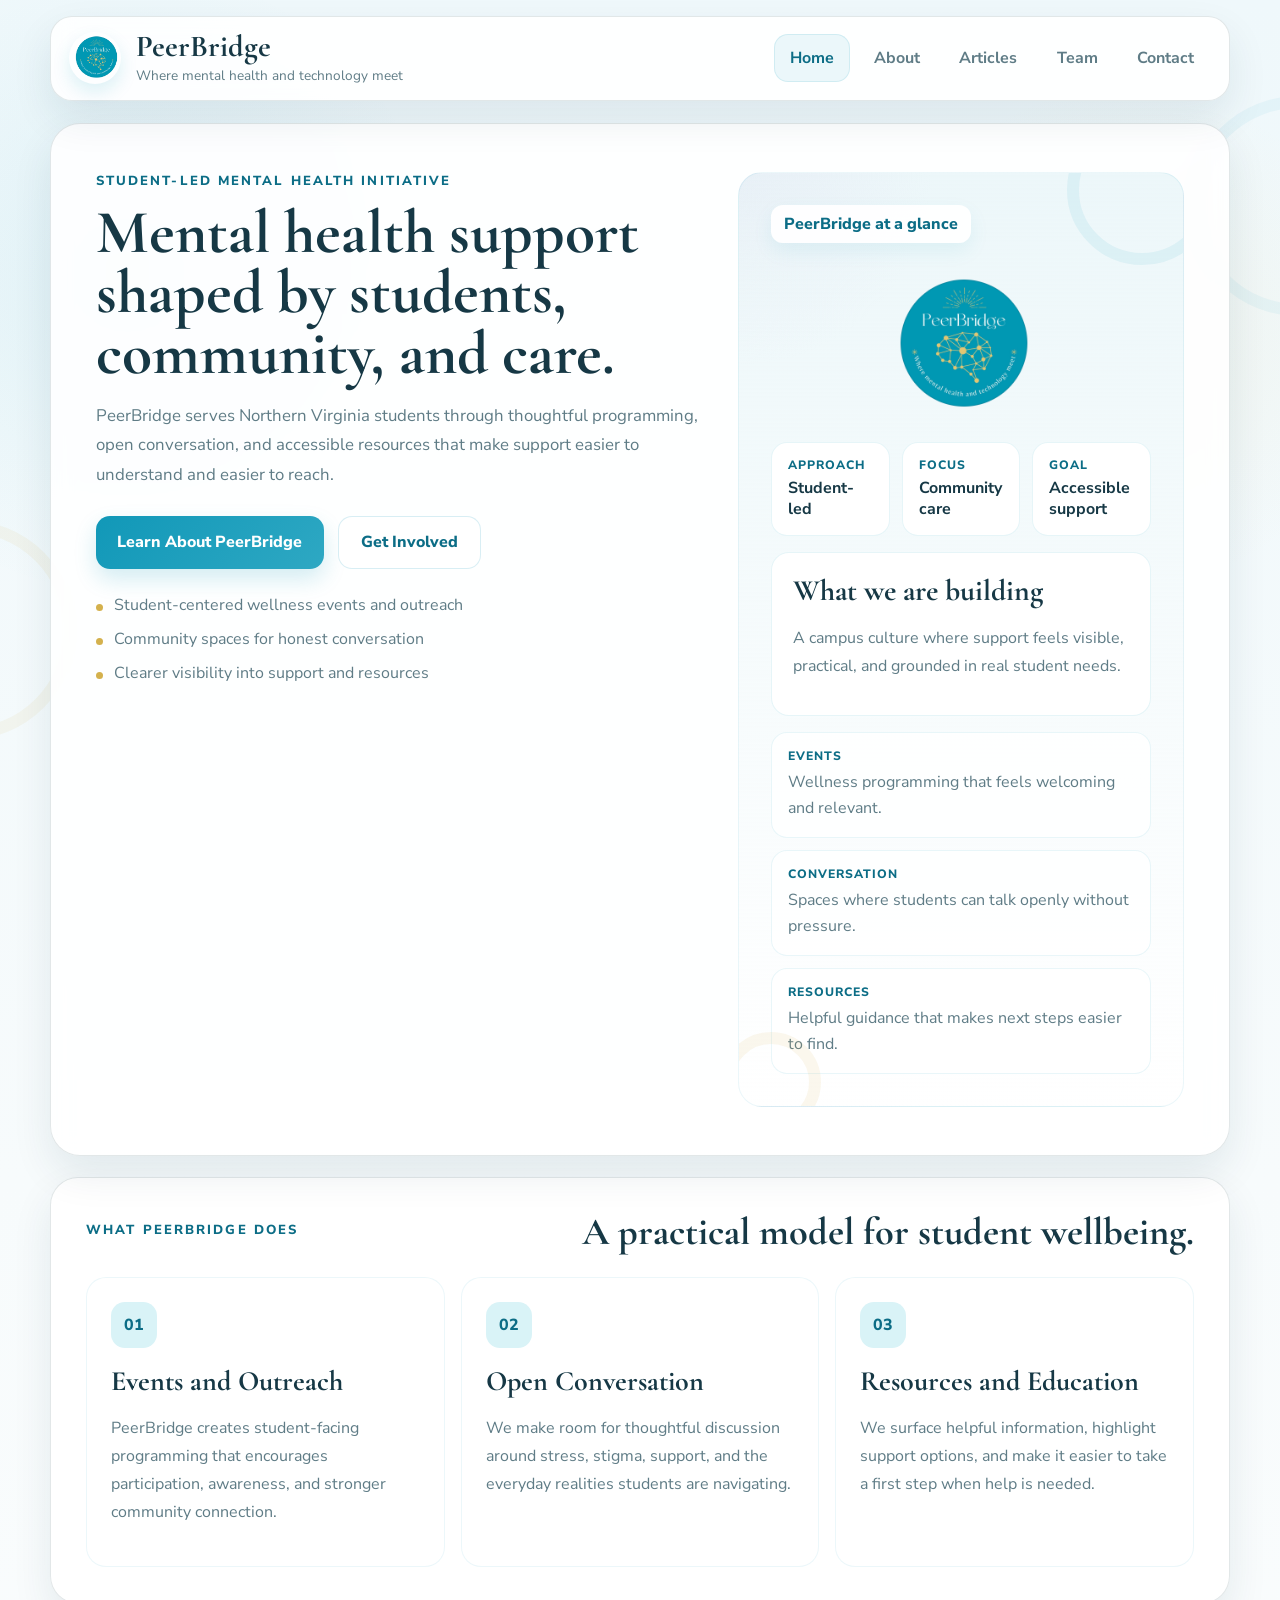
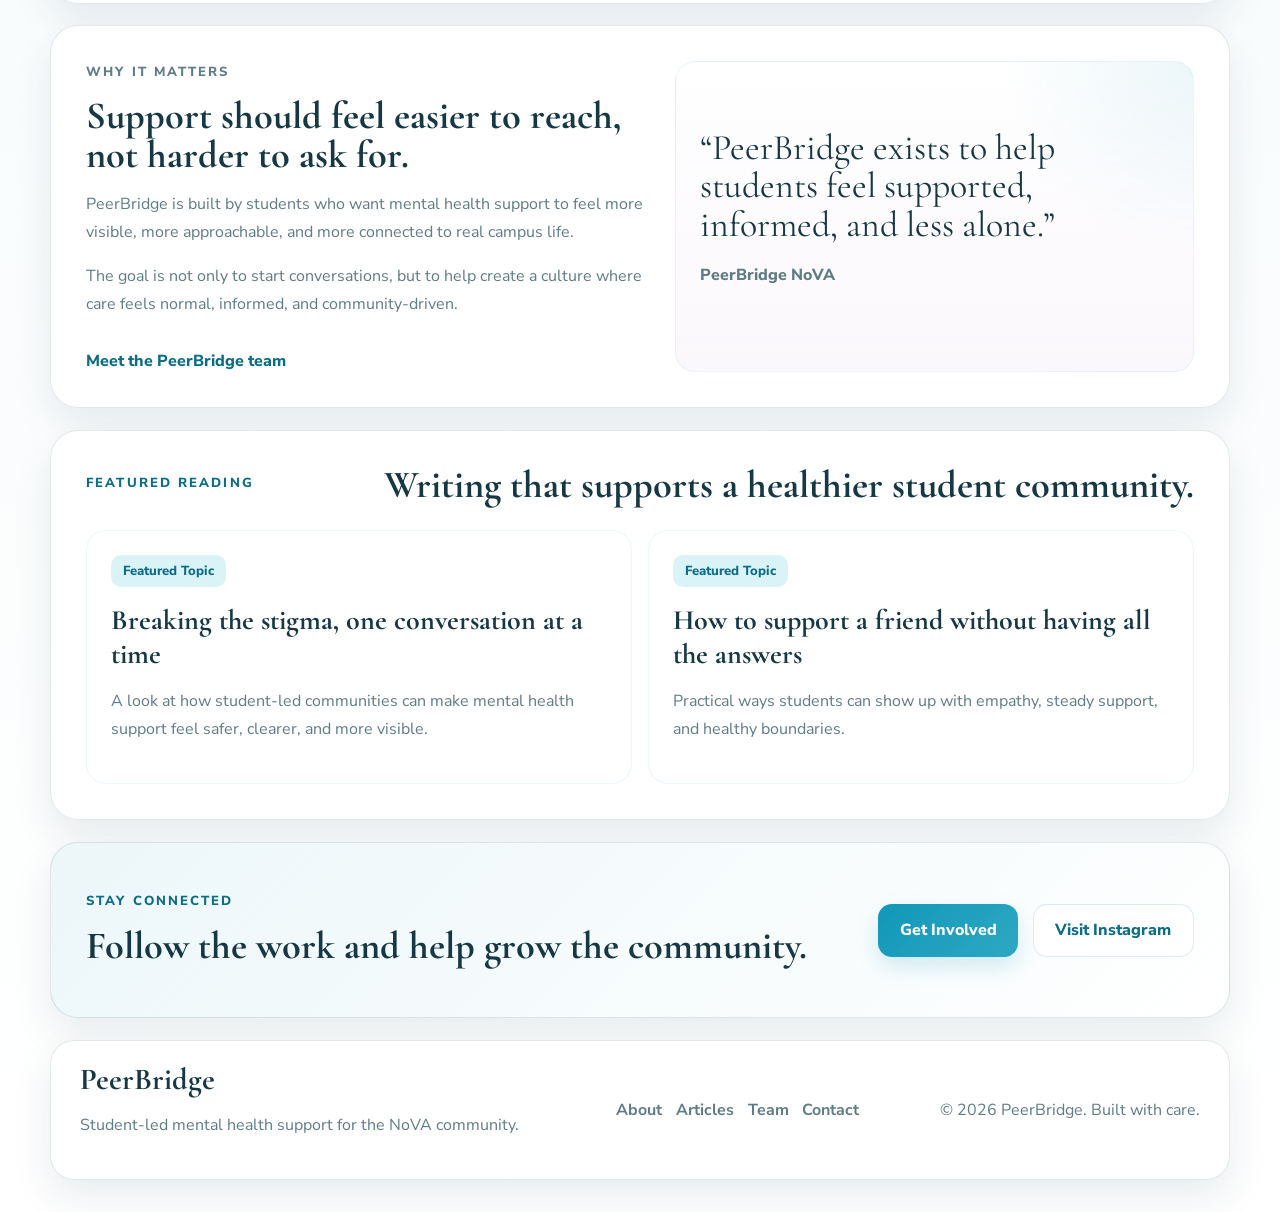
<file: index.html>
<!doctype html>
<html lang="en">
  <head>
    <meta charset="utf-8">
    <meta name="viewport" content="width=device-width, initial-scale=1">
    <title>PeerBridge | Mental Health, Community, and Care</title>
    <meta name="description" content="PeerBridge is a student-led mental health initiative supporting NoVA students through community, conversation, and care.">
    <link rel="preconnect" href="https://fonts.googleapis.com">
    <link rel="preconnect" href="https://fonts.gstatic.com" crossorigin>
    <link href="https://fonts.googleapis.com/css2?family=Cormorant+Garamond:wght@500;600;700&family=Nunito+Sans:wght@400;600;700;800&display=swap" rel="stylesheet">
    <link rel="stylesheet" href="styles.css">
  </head>
  <body>
    <div class="site-shell">
      <header class="site-header">
        <a class="brand" href="index.html">
          <img src="assets/img/peerbridge-logo.png" alt="PeerBridge logo">
          <div>
            <span class="brand-name">PeerBridge</span>
            <span class="brand-tag">Where mental health and technology meet</span>
          </div>
        </a>
        <button class="menu-toggle" type="button" aria-expanded="false" aria-controls="site-nav">
          <span></span>
          <span></span>
          <span></span>
        </button>
        <nav id="site-nav" class="site-nav">
          <a class="active" href="index.html">Home</a>
          <a href="about.html">About</a>
          <a href="articles.html">Articles</a>
          <a href="team.html">Team</a>
          <a href="contact.html">Contact</a>
        </nav>
      </header>

      <main>
        <section class="hero">
          <div class="hero-copy">
            <p class="eyebrow">Student-led mental health initiative</p>
            <h1>Mental health support shaped by students, community, and care.</h1>
            <p class="lead">
              PeerBridge serves Northern Virginia students through thoughtful programming, open conversation,
              and accessible resources that make support easier to understand and easier to reach.
            </p>
            <div class="hero-actions">
              <a class="button button-primary" href="about.html">Learn About PeerBridge</a>
              <a class="button button-secondary" href="contact.html">Get Involved</a>
            </div>
            <ul class="hero-highlights">
              <li>Student-centered wellness events and outreach</li>
              <li>Community spaces for honest conversation</li>
              <li>Clearer visibility into support and resources</li>
            </ul>
          </div>

          <div class="hero-visual hero-card">
            <div class="visual-badge">PeerBridge at a glance</div>
            <img class="hero-logo" src="assets/img/peerbridge-logo.png" alt="PeerBridge logo">
            <div class="hero-stat-grid">
              <div class="stat-card">
                <span class="stat-label">Approach</span>
                <strong>Student-led</strong>
              </div>
              <div class="stat-card">
                <span class="stat-label">Focus</span>
                <strong>Community care</strong>
              </div>
              <div class="stat-card">
                <span class="stat-label">Goal</span>
                <strong>Accessible support</strong>
              </div>
            </div>
            <div class="mission-card">
              <h2>What we are building</h2>
              <p>A campus culture where support feels visible, practical, and grounded in real student needs.</p>
            </div>
            <div class="focus-list" aria-label="PeerBridge focus areas">
              <div class="focus-item">
                <span class="focus-label">Events</span>
                <p>Wellness programming that feels welcoming and relevant.</p>
              </div>
              <div class="focus-item">
                <span class="focus-label">Conversation</span>
                <p>Spaces where students can talk openly without pressure.</p>
              </div>
              <div class="focus-item">
                <span class="focus-label">Resources</span>
                <p>Helpful guidance that makes next steps easier to find.</p>
              </div>
            </div>
          </div>
        </section>

        <section class="section">
          <div class="section-heading">
            <p class="eyebrow">What PeerBridge does</p>
            <h2>A practical model for student wellbeing.</h2>
          </div>
          <div class="card-grid three-up">
            <article class="feature-card">
              <div class="feature-icon">01</div>
              <h3>Events and Outreach</h3>
              <p>PeerBridge creates student-facing programming that encourages participation, awareness, and stronger community connection.</p>
            </article>
            <article class="feature-card">
              <div class="feature-icon">02</div>
              <h3>Open Conversation</h3>
              <p>We make room for thoughtful discussion around stress, stigma, support, and the everyday realities students are navigating.</p>
            </article>
            <article class="feature-card">
              <div class="feature-icon">03</div>
              <h3>Resources and Education</h3>
              <p>We surface helpful information, highlight support options, and make it easier to take a first step when help is needed.</p>
            </article>
          </div>
        </section>

        <section class="section split-section">
          <div class="split-copy">
            <p class="eyebrow">Why it matters</p>
            <h2>Support should feel easier to reach, not harder to ask for.</h2>
            <p>
              PeerBridge is built by students who want mental health support to feel more visible, more approachable,
              and more connected to real campus life.
            </p>
            <p>
              The goal is not only to start conversations, but to help create a culture where care feels normal,
              informed, and community-driven.
            </p>
            <a class="text-link" href="team.html">Meet the PeerBridge team</a>
          </div>
          <div class="quote-card">
            <p class="quote">
              “PeerBridge exists to help students feel supported, informed, and less alone.”
            </p>
            <p class="quote-credit">PeerBridge NoVA</p>
          </div>
        </section>

        <section class="section">
          <div class="section-heading">
            <p class="eyebrow">Featured reading</p>
            <h2>Writing that supports a healthier student community.</h2>
          </div>
          <div class="card-grid two-up">
            <article class="article-preview">
              <span class="pill">Featured Topic</span>
              <h3>Breaking the stigma, one conversation at a time</h3>
              <p>A look at how student-led communities can make mental health support feel safer, clearer, and more visible.</p>
            </article>
            <article class="article-preview">
              <span class="pill">Featured Topic</span>
              <h3>How to support a friend without having all the answers</h3>
              <p>Practical ways students can show up with empathy, steady support, and healthy boundaries.</p>
            </article>
          </div>
        </section>

        <section class="section cta-band">
          <div>
            <p class="eyebrow">Stay connected</p>
            <h2>Follow the work and help grow the community.</h2>
          </div>
          <div class="cta-actions">
            <a class="button button-primary" href="contact.html">Get Involved</a>
            <a class="button button-secondary" href="https://www.instagram.com/peerbridgenova/" target="_blank" rel="noreferrer">Visit Instagram</a>
          </div>
        </section>
      </main>

      <footer class="site-footer">
        <div>
          <span class="brand-name">PeerBridge</span>
          <p>Student-led mental health support for the NoVA community.</p>
        </div>
        <div class="footer-links">
          <a href="about.html">About</a>
          <a href="articles.html">Articles</a>
          <a href="team.html">Team</a>
          <a href="contact.html">Contact</a>
        </div>
        <p class="footer-note">© <span id="year"></span> PeerBridge. Built with care.</p>
      </footer>
    </div>

    <script src="script.js"></script>
  </body>
</html>
</file>
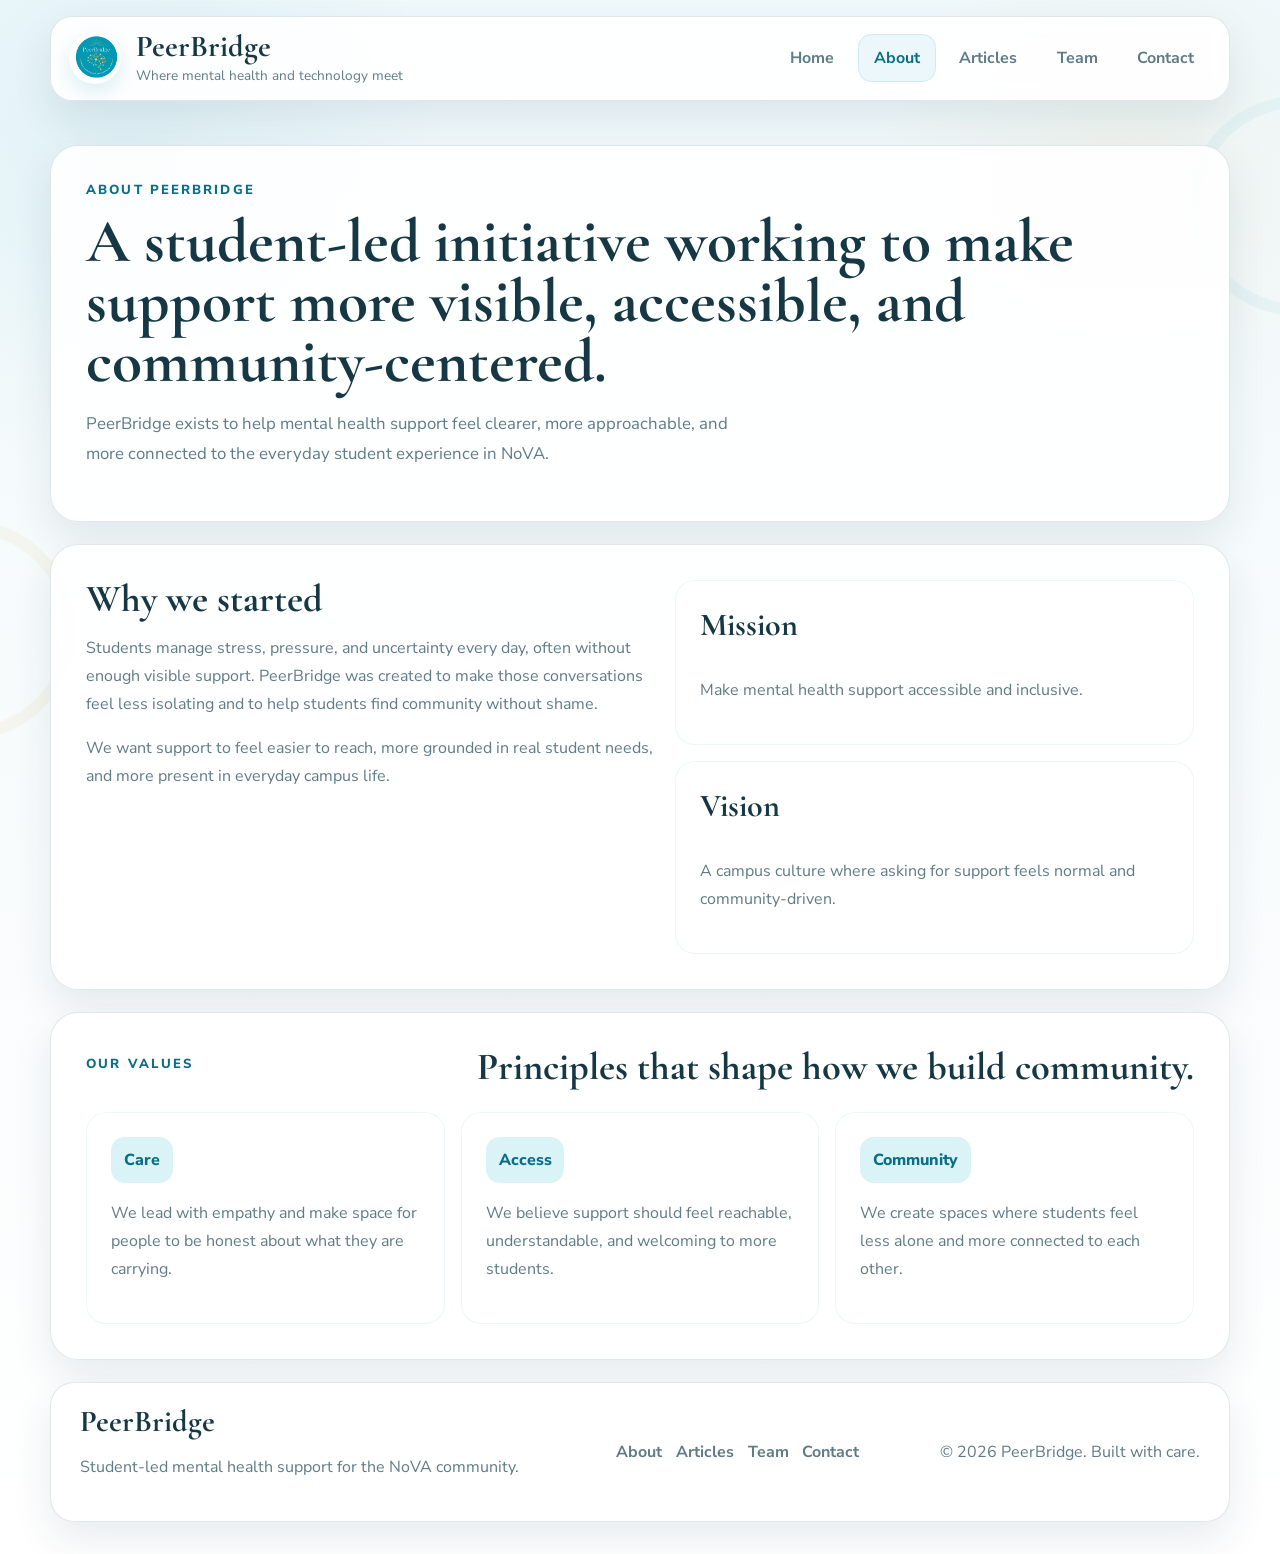
<file: about.html>
<!doctype html>
<html lang="en">
  <head>
    <meta charset="utf-8">
    <meta name="viewport" content="width=device-width, initial-scale=1">
    <title>About | PeerBridge</title>
    <meta name="description" content="Learn about PeerBridge, a student-led mental health initiative serving NoVA students through community, conversation, and care.">
    <link rel="preconnect" href="https://fonts.googleapis.com">
    <link rel="preconnect" href="https://fonts.gstatic.com" crossorigin>
    <link href="https://fonts.googleapis.com/css2?family=Cormorant+Garamond:wght@500;600;700&family=Nunito+Sans:wght@400;600;700;800&display=swap" rel="stylesheet">
    <link rel="stylesheet" href="styles.css">
  </head>
  <body>
    <div class="site-shell">
      <header class="site-header">
        <a class="brand" href="index.html">
          <img src="assets/img/peerbridge-logo.png" alt="PeerBridge logo">
          <div>
            <span class="brand-name">PeerBridge</span>
            <span class="brand-tag">Where mental health and technology meet</span>
          </div>
        </a>
        <button class="menu-toggle" type="button" aria-expanded="false" aria-controls="site-nav">
          <span></span>
          <span></span>
          <span></span>
        </button>
        <nav id="site-nav" class="site-nav">
          <a href="index.html">Home</a>
          <a class="active" href="about.html">About</a>
          <a href="articles.html">Articles</a>
          <a href="team.html">Team</a>
          <a href="contact.html">Contact</a>
        </nav>
      </header>

      <main class="page-main">
        <section class="page-hero">
          <p class="eyebrow">About PeerBridge</p>
          <h1>A student-led initiative working to make support more visible, accessible, and community-centered.</h1>
          <p class="lead">PeerBridge exists to help mental health support feel clearer, more approachable, and more connected to the everyday student experience in NoVA.</p>
        </section>

        <section class="section split-section">
          <div class="split-copy">
            <h2>Why we started</h2>
            <p>
              Students manage stress, pressure, and uncertainty every day, often without enough visible support.
              PeerBridge was created to make those conversations feel less isolating and to help students find community without shame.
            </p>
            <p>
              We want support to feel easier to reach, more grounded in real student needs, and more present in everyday campus life.
            </p>
          </div>
          <div class="info-stack">
            <div class="stack-card">
              <h3>Mission</h3>
              <p>Make mental health support accessible and inclusive.</p>
            </div>
            <div class="stack-card">
              <h3>Vision</h3>
              <p>A campus culture where asking for support feels normal and community-driven.</p>
            </div>
          </div>
        </section>

        <section class="section">
          <div class="section-heading">
            <p class="eyebrow">Our values</p>
            <h2>Principles that shape how we build community.</h2>
          </div>
          <div class="card-grid three-up">
            <article class="feature-card">
              <div class="feature-icon">Care</div>
              <p>We lead with empathy and make space for people to be honest about what they are carrying.</p>
            </article>
            <article class="feature-card">
              <div class="feature-icon">Access</div>
              <p>We believe support should feel reachable, understandable, and welcoming to more students.</p>
            </article>
            <article class="feature-card">
              <div class="feature-icon">Community</div>
              <p>We create spaces where students feel less alone and more connected to each other.</p>
            </article>
          </div>
        </section>
      </main>

      <footer class="site-footer">
        <div>
          <span class="brand-name">PeerBridge</span>
          <p>Student-led mental health support for the NoVA community.</p>
        </div>
        <div class="footer-links">
          <a href="about.html">About</a>
          <a href="articles.html">Articles</a>
          <a href="team.html">Team</a>
          <a href="contact.html">Contact</a>
        </div>
        <p class="footer-note">© <span id="year"></span> PeerBridge. Built with care.</p>
      </footer>
    </div>
    <script src="script.js"></script>
  </body>
</html>
</file>
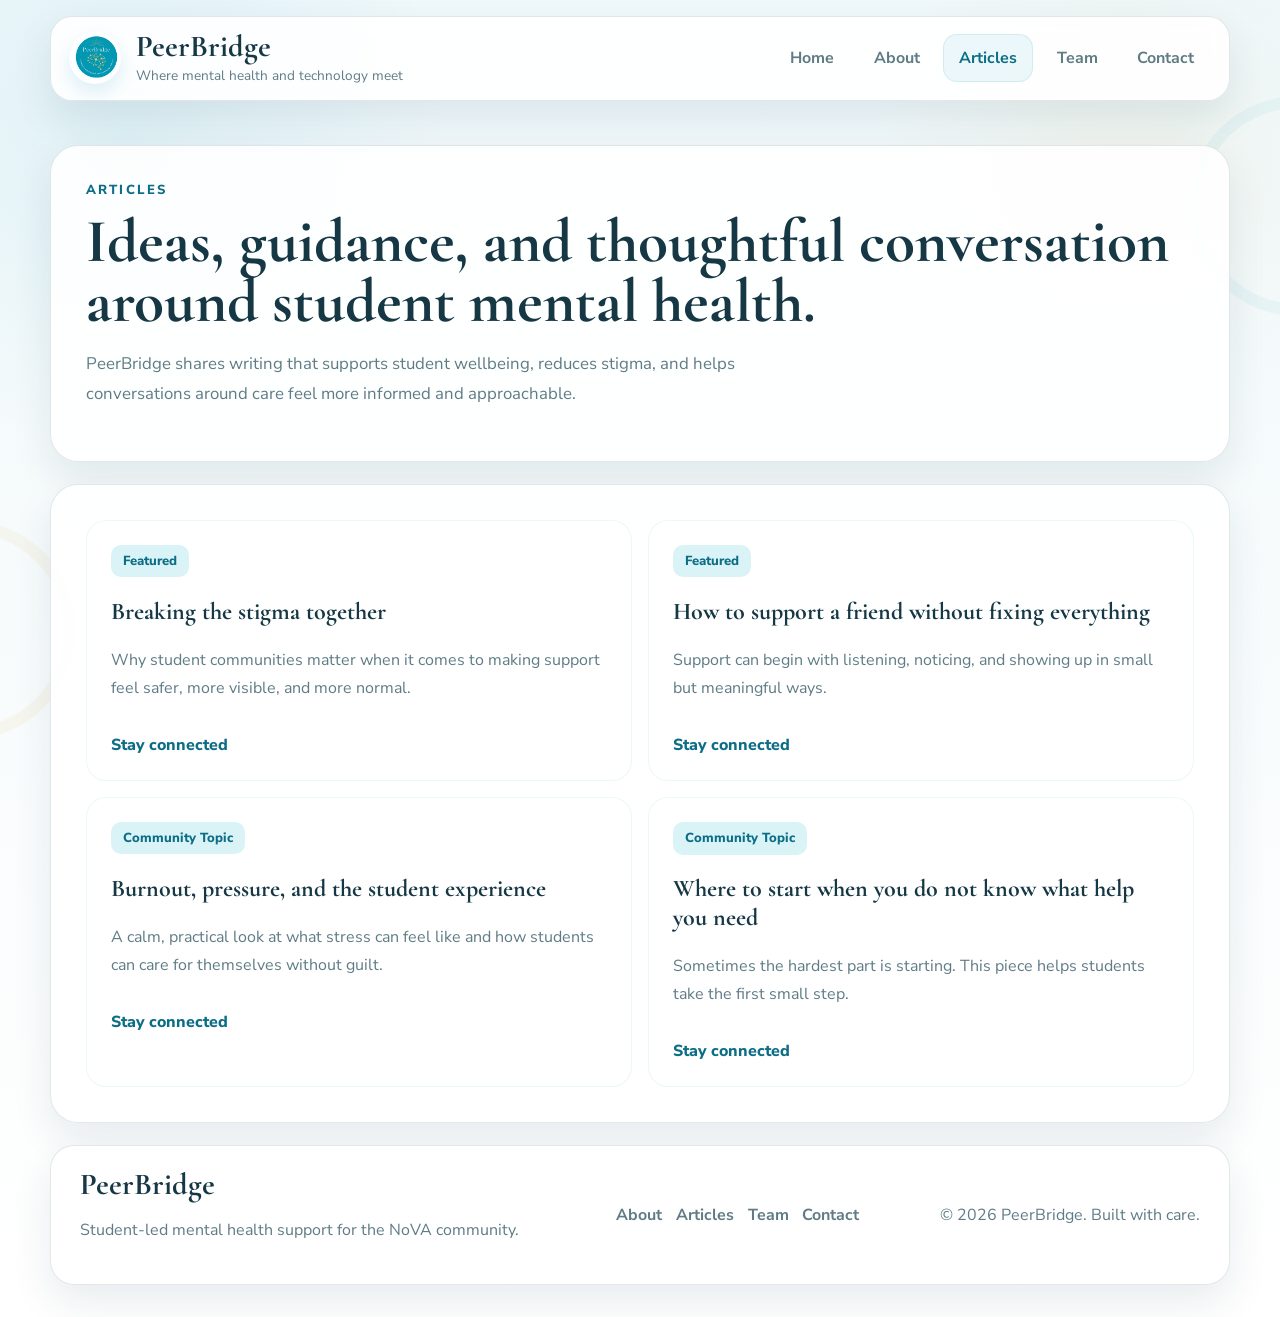
<file: articles.html>
<!doctype html>
<html lang="en">
  <head>
    <meta charset="utf-8">
    <meta name="viewport" content="width=device-width, initial-scale=1">
    <title>Articles | PeerBridge</title>
    <meta name="description" content="Read PeerBridge articles on mental health, student support, stigma, and community care.">
    <link rel="preconnect" href="https://fonts.googleapis.com">
    <link rel="preconnect" href="https://fonts.gstatic.com" crossorigin>
    <link href="https://fonts.googleapis.com/css2?family=Cormorant+Garamond:wght@500;600;700&family=Nunito+Sans:wght@400;600;700;800&display=swap" rel="stylesheet">
    <link rel="stylesheet" href="styles.css">
  </head>
  <body>
    <div class="site-shell">
      <header class="site-header">
        <a class="brand" href="index.html">
          <img src="assets/img/peerbridge-logo.png" alt="PeerBridge logo">
          <div>
            <span class="brand-name">PeerBridge</span>
            <span class="brand-tag">Where mental health and technology meet</span>
          </div>
        </a>
        <button class="menu-toggle" type="button" aria-expanded="false" aria-controls="site-nav">
          <span></span>
          <span></span>
          <span></span>
        </button>
        <nav id="site-nav" class="site-nav">
          <a href="index.html">Home</a>
          <a href="about.html">About</a>
          <a class="active" href="articles.html">Articles</a>
          <a href="team.html">Team</a>
          <a href="contact.html">Contact</a>
        </nav>
      </header>

      <main class="page-main">
        <section class="page-hero">
          <p class="eyebrow">Articles</p>
          <h1>Ideas, guidance, and thoughtful conversation around student mental health.</h1>
          <p class="lead">PeerBridge shares writing that supports student wellbeing, reduces stigma, and helps conversations around care feel more informed and approachable.</p>
        </section>

        <section class="section">
          <div class="card-grid two-up">
            <article class="article-card">
              <span class="pill">Featured</span>
              <h2>Breaking the stigma together</h2>
              <p>Why student communities matter when it comes to making support feel safer, more visible, and more normal.</p>
              <a class="text-link" href="contact.html">Stay connected</a>
            </article>
            <article class="article-card">
              <span class="pill">Featured</span>
              <h2>How to support a friend without fixing everything</h2>
              <p>Support can begin with listening, noticing, and showing up in small but meaningful ways.</p>
              <a class="text-link" href="contact.html">Stay connected</a>
            </article>
            <article class="article-card">
              <span class="pill">Community Topic</span>
              <h2>Burnout, pressure, and the student experience</h2>
              <p>A calm, practical look at what stress can feel like and how students can care for themselves without guilt.</p>
              <a class="text-link" href="contact.html">Stay connected</a>
            </article>
            <article class="article-card">
              <span class="pill">Community Topic</span>
              <h2>Where to start when you do not know what help you need</h2>
              <p>Sometimes the hardest part is starting. This piece helps students take the first small step.</p>
              <a class="text-link" href="contact.html">Stay connected</a>
            </article>
          </div>
        </section>
      </main>

      <footer class="site-footer">
        <div>
          <span class="brand-name">PeerBridge</span>
          <p>Student-led mental health support for the NoVA community.</p>
        </div>
        <div class="footer-links">
          <a href="about.html">About</a>
          <a href="articles.html">Articles</a>
          <a href="team.html">Team</a>
          <a href="contact.html">Contact</a>
        </div>
        <p class="footer-note">© <span id="year"></span> PeerBridge. Built with care.</p>
      </footer>
    </div>
    <script src="script.js"></script>
  </body>
</html>
</file>
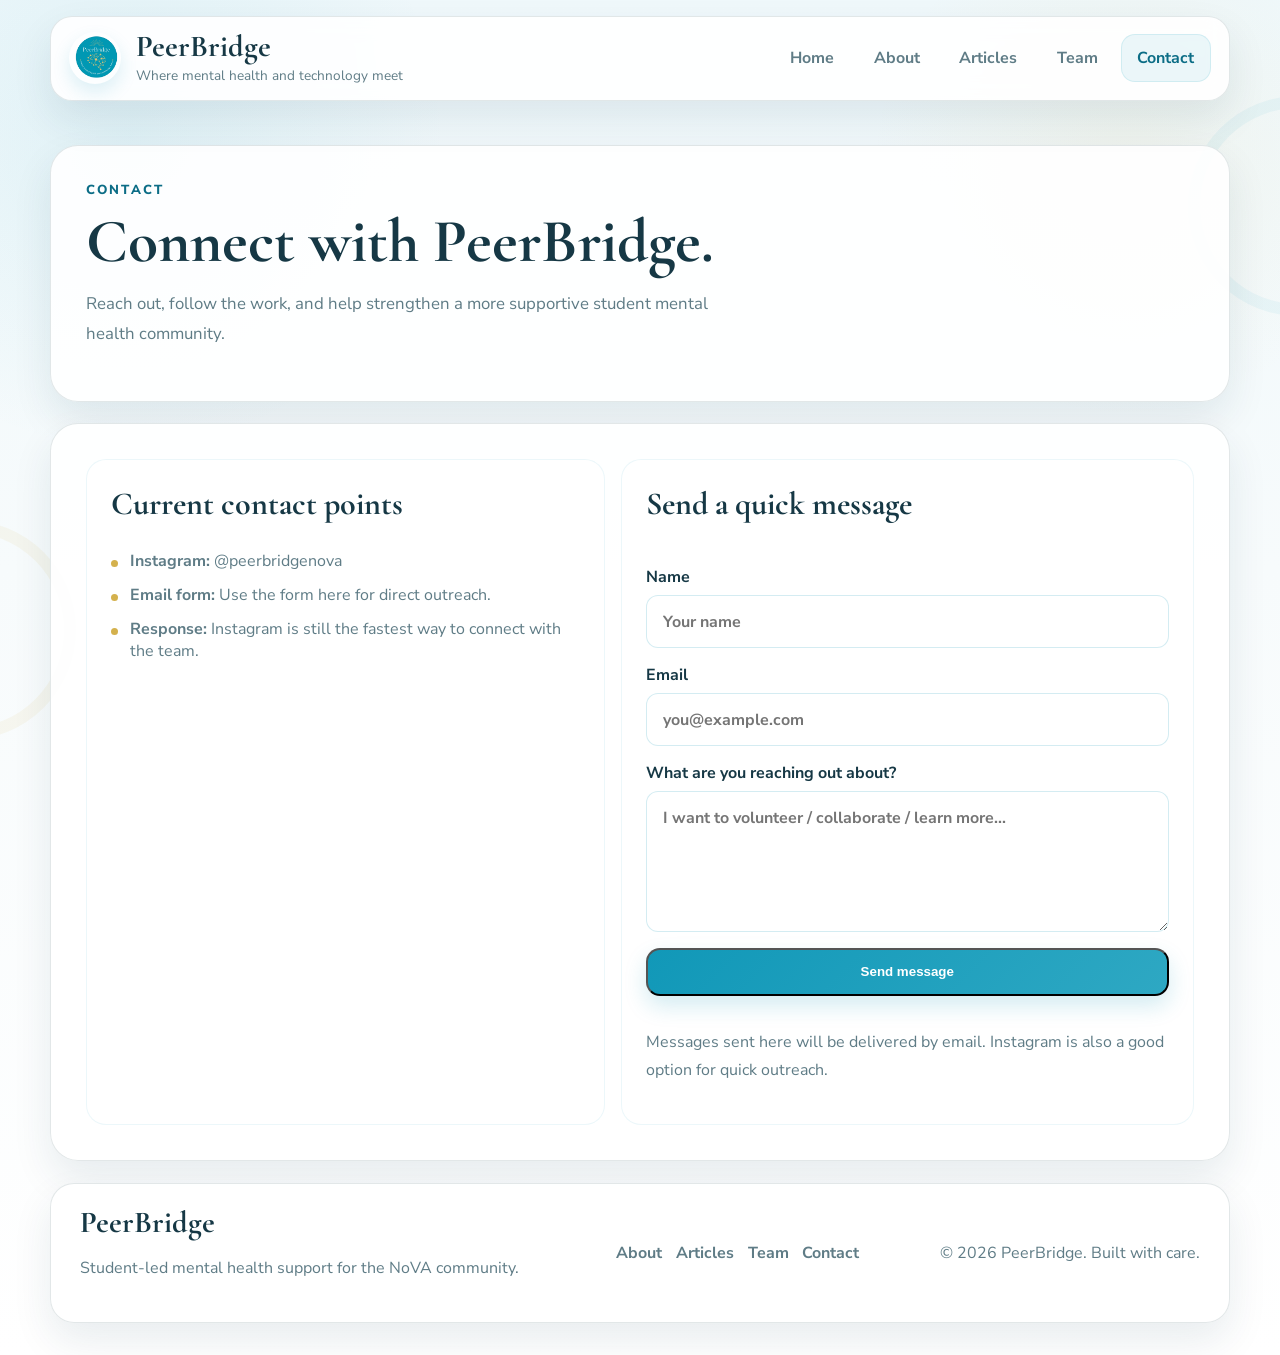
<file: contact.html>
<!doctype html>
<html lang="en">
  <head>
    <meta charset="utf-8">
    <meta name="viewport" content="width=device-width, initial-scale=1">
    <title>Contact | PeerBridge</title>
    <meta name="description" content="Get involved with PeerBridge and connect with the team.">
    <link rel="preconnect" href="https://fonts.googleapis.com">
    <link rel="preconnect" href="https://fonts.gstatic.com" crossorigin>
    <link href="https://fonts.googleapis.com/css2?family=Cormorant+Garamond:wght@500;600;700&family=Nunito+Sans:wght@400;600;700;800&display=swap" rel="stylesheet">
    <link rel="stylesheet" href="styles.css">
  </head>
  <body>
    <div class="site-shell">
      <header class="site-header">
        <a class="brand" href="index.html">
          <img src="assets/img/peerbridge-logo.png" alt="PeerBridge logo">
          <div>
            <span class="brand-name">PeerBridge</span>
            <span class="brand-tag">Where mental health and technology meet</span>
          </div>
        </a>
        <button class="menu-toggle" type="button" aria-expanded="false" aria-controls="site-nav">
          <span></span>
          <span></span>
          <span></span>
        </button>
        <nav id="site-nav" class="site-nav">
          <a href="index.html">Home</a>
          <a href="about.html">About</a>
          <a href="articles.html">Articles</a>
          <a href="team.html">Team</a>
          <a class="active" href="contact.html">Contact</a>
        </nav>
      </header>

      <main class="page-main">
        <section class="page-hero">
          <p class="eyebrow">Contact</p>
          <h1>Connect with PeerBridge.</h1>
          <p class="lead">Reach out, follow the work, and help strengthen a more supportive student mental health community.</p>
        </section>

        <section class="section contact-layout">
          <div class="contact-panel">
            <h2>Current contact points</h2>
            <ul class="contact-list">
              <li><strong>Instagram:</strong> <a href="https://www.instagram.com/peerbridgenova/" target="_blank" rel="noreferrer">@peerbridgenova</a></li>
              <li><strong>Email form:</strong> Use the form here for direct outreach.</li>
              <li><strong>Response:</strong> Instagram is still the fastest way to connect with the team.</li>
            </ul>
          </div>

          <form class="contact-form" action="https://formsubmit.co/anwarkiyar8@gmail.com" method="POST">
            <h2>Send a quick message</h2>
            <input type="hidden" name="_subject" value="New PeerBridge contact form submission">
            <input type="hidden" name="_template" value="table">
            <input type="hidden" name="_next" value="https://peerbridgenova.github.io/thanks.html">
            <label>
              Name
              <input type="text" name="name" placeholder="Your name" required>
            </label>
            <label>
              Email
              <input type="email" name="email" placeholder="you@example.com" required>
            </label>
            <label>
              What are you reaching out about?
              <textarea name="message" rows="5" placeholder="I want to volunteer / collaborate / learn more..." required></textarea>
            </label>
            <button class="button button-primary" type="submit">Send message</button>
            <p class="form-note">Messages sent here will be delivered by email. Instagram is also a good option for quick outreach.</p>
          </form>
        </section>
      </main>

      <footer class="site-footer">
        <div>
          <span class="brand-name">PeerBridge</span>
          <p>Student-led mental health support for the NoVA community.</p>
        </div>
        <div class="footer-links">
          <a href="about.html">About</a>
          <a href="articles.html">Articles</a>
          <a href="team.html">Team</a>
          <a href="contact.html">Contact</a>
        </div>
        <p class="footer-note">© <span id="year"></span> PeerBridge. Built with care.</p>
      </footer>
    </div>
    <script src="script.js"></script>
  </body>
</html>
</file>
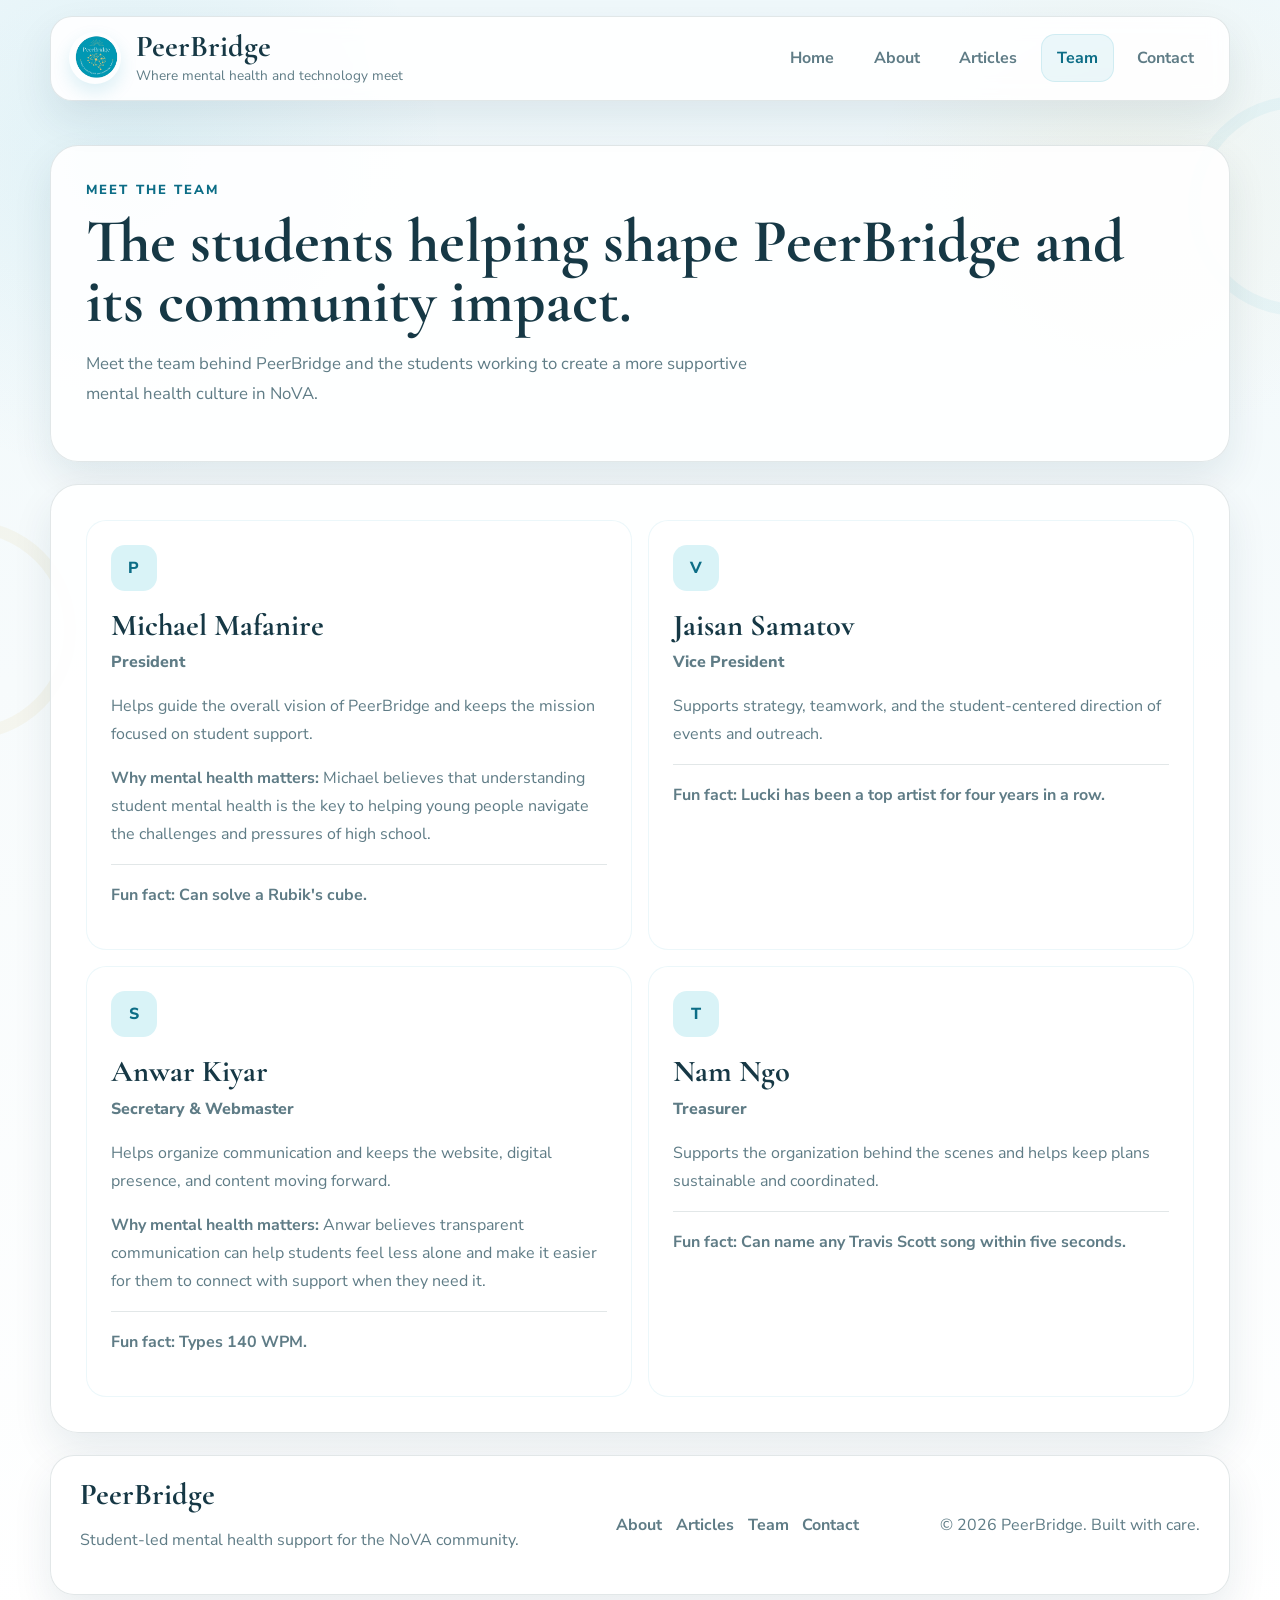
<file: team.html>
<!doctype html>
<html lang="en">
  <head>
    <meta charset="utf-8">
    <meta name="viewport" content="width=device-width, initial-scale=1">
    <title>Team | PeerBridge</title>
    <meta name="description" content="Meet the PeerBridge team serving NoVA students through mental health support, conversation, and care.">
    <link rel="preconnect" href="https://fonts.googleapis.com">
    <link rel="preconnect" href="https://fonts.gstatic.com" crossorigin>
    <link href="https://fonts.googleapis.com/css2?family=Cormorant+Garamond:wght@500;600;700&family=Nunito+Sans:wght@400;600;700;800&display=swap" rel="stylesheet">
    <link rel="stylesheet" href="styles.css">
  </head>
  <body>
    <div class="site-shell">
      <header class="site-header">
        <a class="brand" href="index.html">
          <img src="assets/img/peerbridge-logo.png" alt="PeerBridge logo">
          <div>
            <span class="brand-name">PeerBridge</span>
            <span class="brand-tag">Where mental health and technology meet</span>
          </div>
        </a>
        <button class="menu-toggle" type="button" aria-expanded="false" aria-controls="site-nav">
          <span></span>
          <span></span>
          <span></span>
        </button>
        <nav id="site-nav" class="site-nav">
          <a href="index.html">Home</a>
          <a href="about.html">About</a>
          <a href="articles.html">Articles</a>
          <a class="active" href="team.html">Team</a>
          <a href="contact.html">Contact</a>
        </nav>
      </header>

      <main class="page-main">
        <section class="page-hero">
          <p class="eyebrow">Meet the team</p>
          <h1>The students helping shape PeerBridge and its community impact.</h1>
          <p class="lead">Meet the team behind PeerBridge and the students working to create a more supportive mental health culture in NoVA.</p>
        </section>

        <section class="section">
          <div class="team-grid">
            <article class="team-card">
              <div class="team-mark">P</div>
              <h2>Michael Mafanire</h2>
              <p class="team-role">President</p>
              <p>Helps guide the overall vision of PeerBridge and keeps the mission focused on student support.</p>
              <p class="team-why"><strong>Why mental health matters:</strong> Michael believes that understanding student mental health is the key to helping young people navigate the challenges and pressures of high school.</p>
              <p class="team-fact">Fun fact: Can solve a Rubik's cube.</p>
            </article>
            <article class="team-card">
              <div class="team-mark">V</div>
              <h2>Jaisan Samatov</h2>
              <p class="team-role">Vice President</p>
              <p>Supports strategy, teamwork, and the student-centered direction of events and outreach.</p>
              <p class="team-fact">Fun fact: Lucki has been a top artist for four years in a row.</p>
            </article>
            <article class="team-card">
              <div class="team-mark">S</div>
              <h2>Anwar Kiyar</h2>
              <p class="team-role">Secretary &amp; Webmaster</p>
              <p>Helps organize communication and keeps the website, digital presence, and content moving forward.</p>
              <p class="team-why"><strong>Why mental health matters:</strong> Anwar believes transparent communication can help students feel less alone and make it easier for them to connect with support when they need it.</p>
              <p class="team-fact">Fun fact: Types 140 WPM.</p>
            </article>
            <article class="team-card">
              <div class="team-mark">T</div>
              <h2>Nam Ngo</h2>
              <p class="team-role">Treasurer</p>
              <p>Supports the organization behind the scenes and helps keep plans sustainable and coordinated.</p>
              <p class="team-fact">Fun fact: Can name any Travis Scott song within five seconds.</p>
            </article>
          </div>
        </section>
      </main>

      <footer class="site-footer">
        <div>
          <span class="brand-name">PeerBridge</span>
          <p>Student-led mental health support for the NoVA community.</p>
        </div>
        <div class="footer-links">
          <a href="about.html">About</a>
          <a href="articles.html">Articles</a>
          <a href="team.html">Team</a>
          <a href="contact.html">Contact</a>
        </div>
        <p class="footer-note">© <span id="year"></span> PeerBridge. Built with care.</p>
      </footer>
    </div>
    <script src="script.js"></script>
  </body>
</html>
</file>
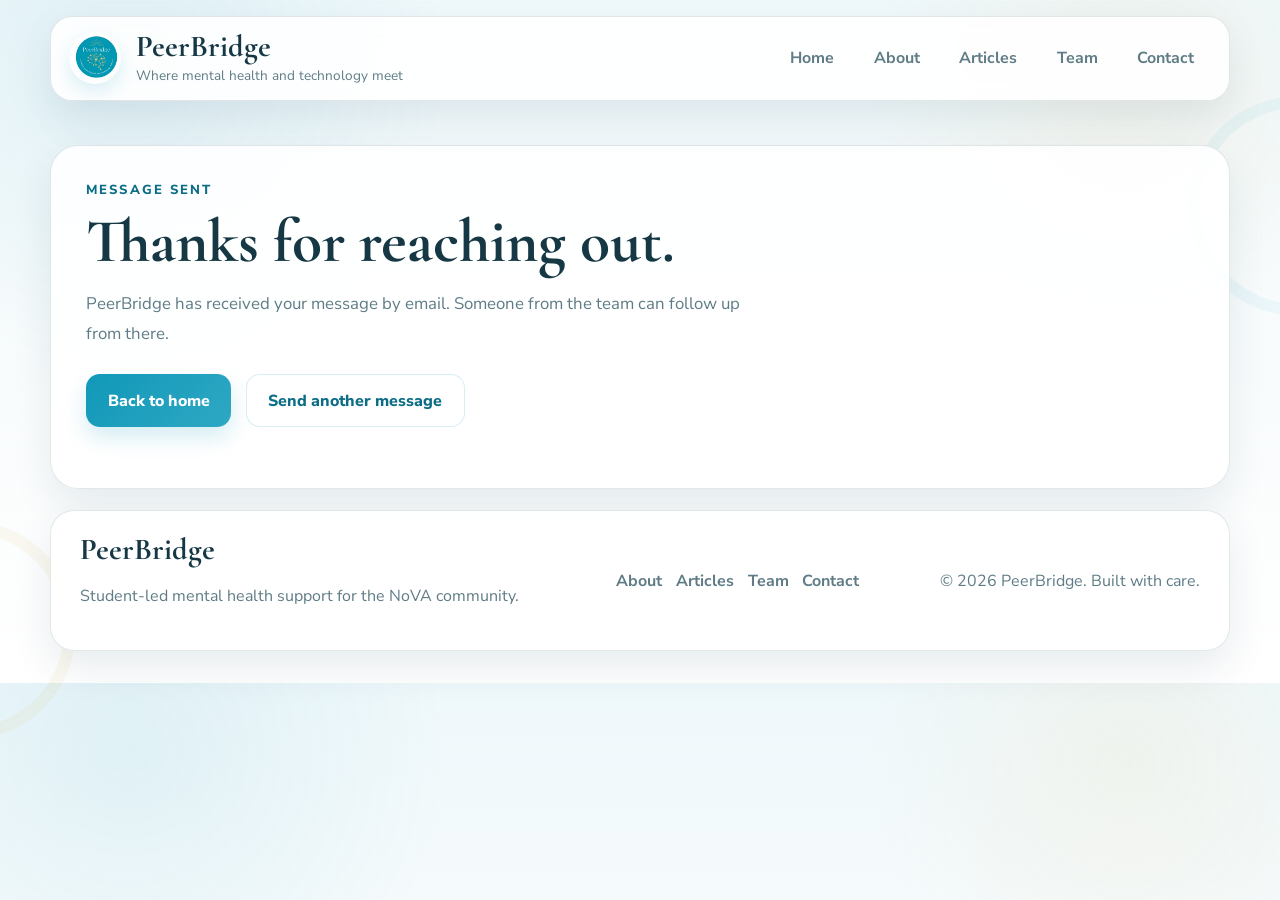
<file: thanks.html>
<!doctype html>
<html lang="en">
  <head>
    <meta charset="utf-8">
    <meta name="viewport" content="width=device-width, initial-scale=1">
    <title>Thanks | PeerBridge</title>
    <meta name="description" content="Thank you for reaching out to PeerBridge.">
    <link rel="preconnect" href="https://fonts.googleapis.com">
    <link rel="preconnect" href="https://fonts.gstatic.com" crossorigin>
    <link href="https://fonts.googleapis.com/css2?family=Cormorant+Garamond:wght@500;600;700&family=Nunito+Sans:wght@400;600;700;800&display=swap" rel="stylesheet">
    <link rel="stylesheet" href="styles.css">
  </head>
  <body>
    <div class="site-shell">
      <header class="site-header">
        <a class="brand" href="index.html">
          <img src="assets/img/peerbridge-logo.png" alt="PeerBridge logo">
          <div>
            <span class="brand-name">PeerBridge</span>
            <span class="brand-tag">Where mental health and technology meet</span>
          </div>
        </a>
        <button class="menu-toggle" type="button" aria-expanded="false" aria-controls="site-nav">
          <span></span>
          <span></span>
          <span></span>
        </button>
        <nav id="site-nav" class="site-nav">
          <a href="index.html">Home</a>
          <a href="about.html">About</a>
          <a href="articles.html">Articles</a>
          <a href="team.html">Team</a>
          <a href="contact.html">Contact</a>
        </nav>
      </header>

      <main class="page-main">
        <section class="page-hero">
          <p class="eyebrow">Message sent</p>
          <h1>Thanks for reaching out.</h1>
          <p class="lead">PeerBridge has received your message by email. Someone from the team can follow up from there.</p>
          <div class="hero-actions">
            <a class="button button-primary" href="index.html">Back to home</a>
            <a class="button button-secondary" href="contact.html">Send another message</a>
          </div>
        </section>
      </main>

      <footer class="site-footer">
        <div>
          <span class="brand-name">PeerBridge</span>
          <p>Student-led mental health support for the NoVA community.</p>
        </div>
        <div class="footer-links">
          <a href="about.html">About</a>
          <a href="articles.html">Articles</a>
          <a href="team.html">Team</a>
          <a href="contact.html">Contact</a>
        </div>
        <p class="footer-note">© <span id="year"></span> PeerBridge. Built with care.</p>
      </footer>
    </div>
    <script src="script.js"></script>
  </body>
</html>
</file>
<file: styles.css>
:root {
  --bg: #f5fbfd;
  --surface: rgba(255, 255, 255, 0.9);
  --surface-strong: #ffffff;
  --text: #163845;
  --muted: #5f7c86;
  --line: rgba(22, 56, 69, 0.12);
  --primary: #1198b8;
  --primary-deep: #0c6d86;
  --primary-soft: #d9f3f7;
  --gold: #d4b14d;
  --blush: #f5edf8;
  --shadow: 0 18px 40px rgba(14, 59, 74, 0.09);
  --radius: 20px;
  --radius-sm: 14px;
  --max: 1180px;
}

*,
*::before,
*::after {
  box-sizing: border-box;
}

html {
  scroll-behavior: smooth;
}

body {
  margin: 0;
  font-family: "Nunito Sans", sans-serif;
  color: var(--text);
  background:
    radial-gradient(circle at 10% 10%, rgba(17, 152, 184, 0.08), transparent 20rem),
    radial-gradient(circle at 88% 12%, rgba(212, 177, 77, 0.08), transparent 16rem),
    linear-gradient(180deg, #eff8fb 0%, #f7fbfc 42%, #ffffff 100%);
}

body::before,
body::after {
  content: "";
  position: fixed;
  inset: auto;
  width: 220px;
  height: 220px;
  border-radius: 50%;
  border: 12px solid rgba(17, 152, 184, 0.05);
  pointer-events: none;
  z-index: -1;
}

body::before {
  top: 6rem;
  right: -8rem;
}

body::after {
  bottom: 10rem;
  left: -9rem;
  border-color: rgba(212, 177, 77, 0.08);
}

a {
  color: inherit;
  text-decoration: none;
}

img {
  max-width: 100%;
  display: block;
}

.site-shell {
  width: min(calc(100% - 2rem), var(--max));
  margin: 1rem auto 2rem;
}

.site-header,
.site-footer,
.hero,
.feature-card,
.quote-card,
.article-preview,
.article-card,
.team-card,
.contact-panel,
.contact-form,
.stack-card,
.cta-band,
.hero-card {
  backdrop-filter: blur(10px);
}

.site-header {
  position: sticky;
  top: 1rem;
  z-index: 10;
  display: flex;
  align-items: center;
  justify-content: space-between;
  gap: 1.25rem;
  padding: 0.95rem 1.15rem;
  margin-bottom: 1.4rem;
  background: rgba(255, 255, 255, 0.9);
  border: 1px solid var(--line);
  border-radius: 22px;
  box-shadow: var(--shadow);
}

.brand {
  display: flex;
  align-items: center;
  gap: 0.9rem;
  min-width: 0;
}

.brand img {
  width: 52px;
  height: 52px;
  border-radius: 50%;
  object-fit: cover;
  box-shadow: 0 8px 18px rgba(17, 152, 184, 0.14);
}

.brand-name {
  display: block;
  font-family: "Cormorant Garamond", serif;
  font-size: 1.9rem;
  font-weight: 700;
  line-height: 1;
}

.brand-tag {
  display: block;
  margin-top: 0.2rem;
  color: var(--muted);
  font-size: 0.85rem;
}

.site-nav {
  display: flex;
  align-items: center;
  gap: 0.45rem;
}

.site-nav a {
  padding: 0.75rem 0.95rem;
  border: 1px solid transparent;
  border-radius: 14px;
  color: var(--muted);
  font-weight: 700;
  transition: 160ms ease;
}

.site-nav a:hover,
.site-nav a.active {
  background: rgba(17, 152, 184, 0.08);
  border-color: rgba(17, 152, 184, 0.12);
  color: var(--primary-deep);
}

.menu-toggle {
  display: none;
  width: 50px;
  height: 50px;
  border: none;
  border-radius: 14px;
  background: var(--primary-soft);
  cursor: pointer;
}

.menu-toggle span {
  display: block;
  width: 20px;
  height: 2px;
  margin: 4px auto;
  background: var(--primary-deep);
  border-radius: 999px;
}

.hero,
.page-hero,
.section,
.site-footer {
  background: var(--surface);
  border: 1px solid var(--line);
  box-shadow: var(--shadow);
}

.hero {
  display: grid;
  grid-template-columns: 1.15fr 0.85fr;
  gap: 2.4rem;
  padding: 3rem 2.8rem;
  border-radius: 30px;
}

.hero-copy h1,
.page-hero h1,
.section-heading h2,
.split-copy h2,
.mission-card h2,
.contact-form h2,
.contact-panel h2,
.program-card h2,
.article-card h2,
.quote,
.feature-card h3,
.article-preview h3,
.team-card h2 {
  font-family: "Cormorant Garamond", serif;
}

.hero-copy h1,
.page-hero h1 {
  margin: 0;
  font-size: clamp(2.9rem, 4.8vw, 5.2rem);
  line-height: 0.98;
}

.lead {
  max-width: 42rem;
  color: var(--muted);
  font-size: 1.05rem;
  line-height: 1.78;
}

.eyebrow {
  margin: 0 0 0.8rem;
  text-transform: uppercase;
  letter-spacing: 0.16em;
  color: var(--primary-deep);
  font-size: 0.82rem;
  font-weight: 800;
}

.hero-actions,
.cta-actions {
  display: flex;
  flex-wrap: wrap;
  gap: 0.9rem;
  margin: 1.6rem 0;
}

.button {
  display: inline-flex;
  align-items: center;
  justify-content: center;
  gap: 0.5rem;
  min-height: 48px;
  padding: 0.9rem 1.35rem;
  border-radius: 14px;
  font-weight: 800;
  transition: transform 160ms ease, box-shadow 160ms ease, background 160ms ease;
}

.button:hover {
  transform: translateY(-1px);
}

.button-primary {
  background: linear-gradient(135deg, #1198b8 0%, #2ea8c3 100%);
  color: white;
  box-shadow: 0 10px 22px rgba(17, 152, 184, 0.18);
}

.button-secondary {
  background: rgba(255, 255, 255, 0.92);
  color: var(--primary-deep);
  border: 1px solid rgba(17, 152, 184, 0.16);
}

.hero-highlights,
.detail-list,
.contact-list {
  margin: 1.2rem 0 0;
  padding: 0;
  list-style: none;
}

.hero-highlights li,
.detail-list li,
.contact-list li {
  position: relative;
  padding-left: 1.15rem;
  margin-bottom: 0.75rem;
  color: var(--muted);
}

.hero-highlights li::before,
.detail-list li::before,
.contact-list li::before {
  content: "";
  position: absolute;
  left: 0;
  top: 0.6rem;
  width: 7px;
  height: 7px;
  border-radius: 999px;
  background: var(--gold);
}

.hero-card {
  position: relative;
  display: flex;
  flex-direction: column;
  align-items: stretch;
  justify-content: center;
  gap: 1rem;
  padding: 2rem;
  overflow: hidden;
  border-radius: 24px;
  background:
    linear-gradient(180deg, rgba(17, 152, 184, 0.08), rgba(255, 255, 255, 0.92)),
    radial-gradient(circle at top left, rgba(245, 237, 248, 0.45), transparent 12rem),
    var(--surface-strong);
  border: 1px solid rgba(17, 152, 184, 0.08);
}

.hero-card::before,
.hero-card::after {
  content: "";
  position: absolute;
  border-radius: 999px;
  border: 12px solid rgba(17, 152, 184, 0.08);
}

.hero-card::before {
  width: 150px;
  height: 150px;
  top: -58px;
  right: -34px;
}

.hero-card::after {
  width: 100px;
  height: 100px;
  bottom: -26px;
  left: -18px;
  border-color: rgba(212, 177, 77, 0.1);
}

.hero-logo {
  width: min(170px, 100%);
  margin-top: 0.4rem;
  align-self: center;
}

.visual-badge {
  align-self: flex-start;
  padding: 0.5rem 0.8rem;
  border-radius: 12px;
  background: rgba(255, 255, 255, 0.95);
  color: var(--primary-deep);
  font-weight: 800;
  box-shadow: 0 8px 20px rgba(17, 152, 184, 0.08);
}

.mission-card {
  padding: 1.2rem 1.3rem;
  border-radius: 18px;
  background: rgba(255, 255, 255, 0.94);
  border: 1px solid rgba(17, 152, 184, 0.1);
}

.mission-card h2 {
  margin: 0 0 0.4rem;
  font-size: 1.85rem;
}

.hero-stat-grid {
  display: grid;
  grid-template-columns: repeat(3, minmax(0, 1fr));
  gap: 0.75rem;
}

.stat-card {
  padding: 0.9rem 1rem;
  border-radius: 16px;
  background: rgba(255, 255, 255, 0.94);
  border: 1px solid rgba(17, 152, 184, 0.1);
}

.stat-card strong {
  display: block;
  font-size: 1rem;
  line-height: 1.35;
}

.stat-label,
.focus-label {
  display: block;
  margin-bottom: 0.3rem;
  color: var(--primary-deep);
  font-size: 0.76rem;
  font-weight: 800;
  letter-spacing: 0.08em;
  text-transform: uppercase;
}

.focus-list {
  display: grid;
  gap: 0.75rem;
}

.focus-item {
  padding: 0.95rem 1rem;
  border-radius: 16px;
  border: 1px solid rgba(17, 152, 184, 0.09);
  background: rgba(255, 255, 255, 0.8);
}

.focus-item p {
  margin: 0;
  color: var(--muted);
  line-height: 1.65;
}

.mission-card p,
.feature-card p,
.quote-credit,
.article-card p,
.article-preview p,
.team-card p,
.form-note,
.footer-note,
.site-footer p,
.split-copy p,
.stack-card p,
.contact-panel p {
  color: var(--muted);
  line-height: 1.75;
}

.section,
.page-hero {
  margin-top: 1.35rem;
  padding: 2.2rem;
  border-radius: 28px;
}

.section-heading {
  display: flex;
  justify-content: space-between;
  gap: 1rem;
  align-items: end;
  margin-bottom: 1.6rem;
}

.section-heading h2,
.split-copy h2 {
  margin: 0;
  font-size: clamp(2.2rem, 3vw, 3.4rem);
  line-height: 1;
}

.card-grid {
  display: grid;
  gap: 1rem;
}

.three-up {
  grid-template-columns: repeat(3, minmax(0, 1fr));
}

.two-up {
  grid-template-columns: repeat(2, minmax(0, 1fr));
}

.feature-card,
.article-preview,
.article-card,
.team-card,
.contact-panel,
.contact-form,
.stack-card,
.quote-card {
  padding: 1.5rem;
  border-radius: 20px;
  background: rgba(255, 255, 255, 0.94);
  border: 1px solid rgba(17, 152, 184, 0.08);
}

.feature-icon,
.team-mark {
  display: inline-flex;
  align-items: center;
  justify-content: center;
  min-width: 46px;
  min-height: 46px;
  padding: 0.4rem 0.8rem;
  border-radius: 14px;
  background: var(--primary-soft);
  color: var(--primary-deep);
  font-weight: 800;
}

.feature-card h3,
.article-preview h3 {
  margin: 1rem 0 0.5rem;
  font-size: 1.75rem;
}

.split-section {
  display: grid;
  grid-template-columns: 1.05fr 0.95fr;
  gap: 1rem;
  align-items: stretch;
}

.quote-card {
  display: flex;
  flex-direction: column;
  justify-content: center;
  background:
    radial-gradient(circle at top right, rgba(17, 152, 184, 0.08), transparent 12rem),
    linear-gradient(180deg, rgba(255, 255, 255, 0.96), rgba(245, 237, 248, 0.42));
}

.quote {
  margin: 0;
  font-size: clamp(1.9rem, 2.8vw, 2.8rem);
  line-height: 1.08;
}

.quote-credit {
  margin-top: 1rem;
  font-weight: 800;
}

.text-link {
  display: inline-flex;
  margin-top: 1rem;
  color: var(--primary-deep);
  font-weight: 800;
}

.pill {
  display: inline-flex;
  padding: 0.45rem 0.75rem;
  border-radius: 10px;
  background: var(--primary-soft);
  color: var(--primary-deep);
  font-size: 0.82rem;
  font-weight: 800;
}

.cta-band {
  display: flex;
  align-items: center;
  justify-content: space-between;
  gap: 1rem;
  background:
    linear-gradient(135deg, rgba(17, 152, 184, 0.08), rgba(255, 255, 255, 0.96)),
    white;
}

.cta-band h2 {
  margin: 0;
  font-family: "Cormorant Garamond", serif;
  font-size: clamp(2rem, 3vw, 3rem);
}

.site-footer {
  display: grid;
  grid-template-columns: 1.1fr 0.9fr auto;
  gap: 1rem;
  align-items: center;
  padding: 1.5rem 1.8rem;
  margin-top: 1.35rem;
  border-radius: 24px;
}

.footer-links {
  display: flex;
  flex-wrap: wrap;
  gap: 0.85rem;
  justify-content: center;
}

.footer-links a {
  color: var(--muted);
  font-weight: 700;
}

.page-main {
  display: grid;
  gap: 0;
}

.info-stack {
  display: grid;
  gap: 1rem;
}

.stack-card h3,
.program-card h2,
.contact-form h2,
.contact-panel h2 {
  margin-top: 0;
  font-family: "Cormorant Garamond", serif;
  font-size: 2rem;
}

.team-grid {
  display: grid;
  grid-template-columns: repeat(2, minmax(0, 1fr));
  gap: 1rem;
}

.team-card h2 {
  margin: 1rem 0 0.3rem;
  font-size: 1.9rem;
}

.team-role {
  margin: 0 0 0.8rem;
  color: var(--primary-deep);
  font-weight: 800;
}

.team-fact {
  margin-top: 1rem;
  padding-top: 1rem;
  border-top: 1px solid var(--line);
  font-weight: 700;
}

.contact-layout {
  display: grid;
  grid-template-columns: 0.95fr 1.05fr;
  gap: 1rem;
}

.contact-form {
  display: grid;
  gap: 1rem;
}

.contact-form label {
  display: grid;
  gap: 0.45rem;
  font-weight: 700;
}

.contact-form input,
.contact-form textarea {
  width: 100%;
  padding: 0.9rem 1rem;
  border: 1px solid rgba(17, 152, 184, 0.18);
  border-radius: 12px;
  font: inherit;
  color: var(--text);
  background: white;
}

.contact-form input:focus,
.contact-form textarea:focus {
  outline: none;
  border-color: rgba(17, 152, 184, 0.42);
  box-shadow: 0 0 0 4px rgba(17, 152, 184, 0.1);
}

.contact-form textarea {
  resize: vertical;
}

.form-success {
  margin: 0;
  padding: 0.95rem 1rem;
  border-radius: 16px;
  background: #ecf9ef;
  color: #1e6d33;
  font-weight: 700;
}

@media (max-width: 980px) {
  .hero,
  .split-section,
  .contact-layout,
  .site-footer {
    grid-template-columns: 1fr;
  }

  .three-up,
  .two-up,
  .team-grid {
    grid-template-columns: 1fr;
  }

  .hero-stat-grid {
    grid-template-columns: 1fr;
  }

  .site-footer {
    text-align: center;
  }
}

@media (max-width: 780px) {
  .site-shell {
    width: min(calc(100% - 1rem), var(--max));
  }

  .site-header {
    border-radius: 22px;
    align-items: flex-start;
    flex-wrap: wrap;
  }

  .menu-toggle {
    display: inline-block;
  }

  .site-nav {
    display: none;
    width: 100%;
    flex-direction: column;
    align-items: stretch;
    padding-top: 0.8rem;
  }

  .site-nav.open {
    display: flex;
  }

  .site-nav a {
    padding: 0.9rem 1rem;
  }

  .hero,
  .section,
  .page-hero,
  .site-footer {
    padding: 1.4rem;
    border-radius: 22px;
  }

  .brand-name {
    font-size: 1.7rem;
  }

  .hero-copy h1,
  .page-hero h1 {
    font-size: clamp(2.4rem, 12vw, 4rem);
  }

  .section-heading {
    align-items: start;
    flex-direction: column;
  }

  .cta-band {
    flex-direction: column;
    align-items: start;
  }
}
</file>
